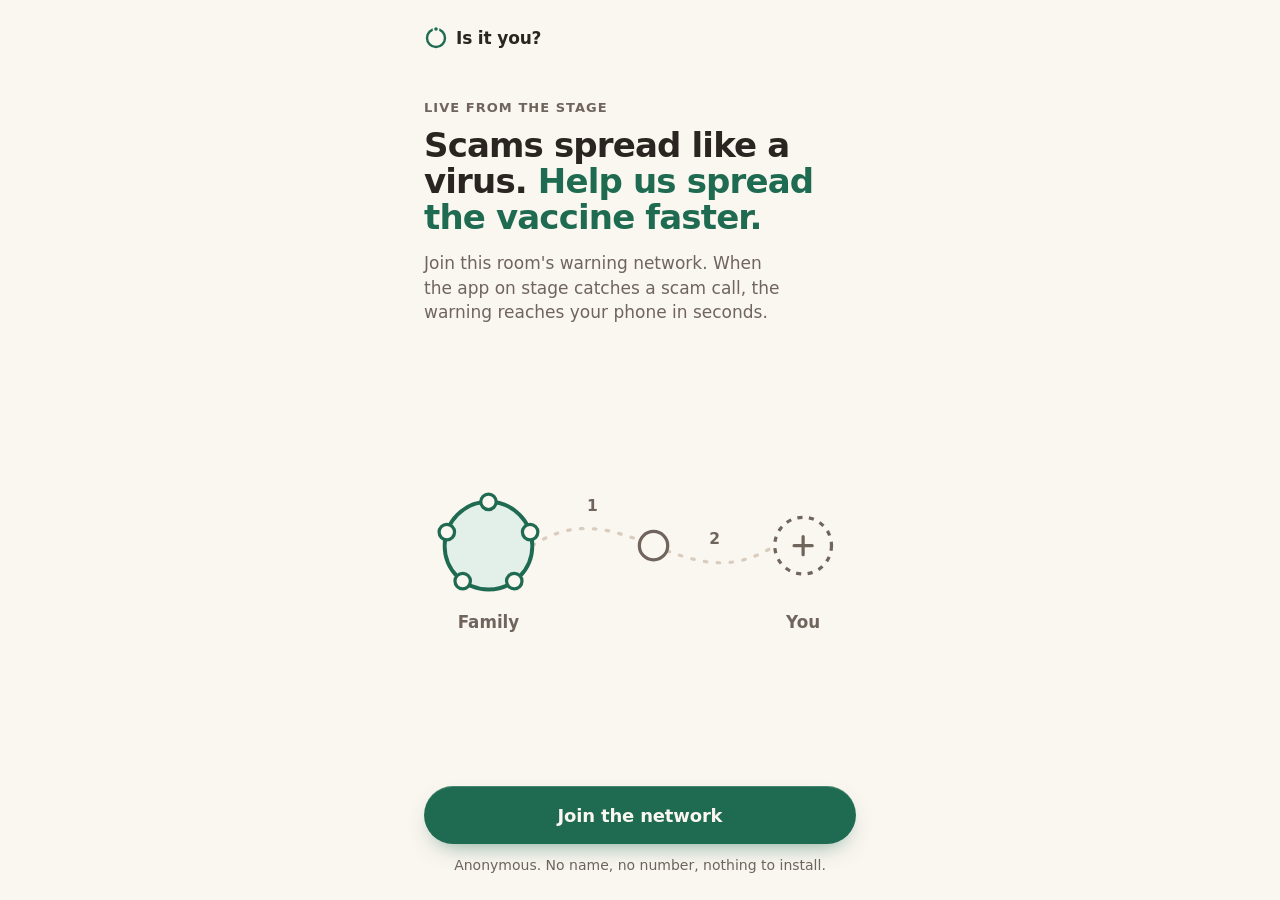
<file: index.html>
<!doctype html>
<html lang="en">
  <head>
    <meta charset="utf-8" />
    <meta name="viewport" content="width=device-width, initial-scale=1" />
    <title>Is it you?</title>
    <!-- The QR may point at the site root: forward phones to the audience page, keeping ?code and ?lang. -->
    <!-- Guarded so a host that serves this file for unknown paths (SPA fallback) can never loop. -->
    <script>if (!location.pathname.includes("/join/")) location.replace("./join/" + location.search);</script>
  </head>
  <body></body>
</html>
</file>
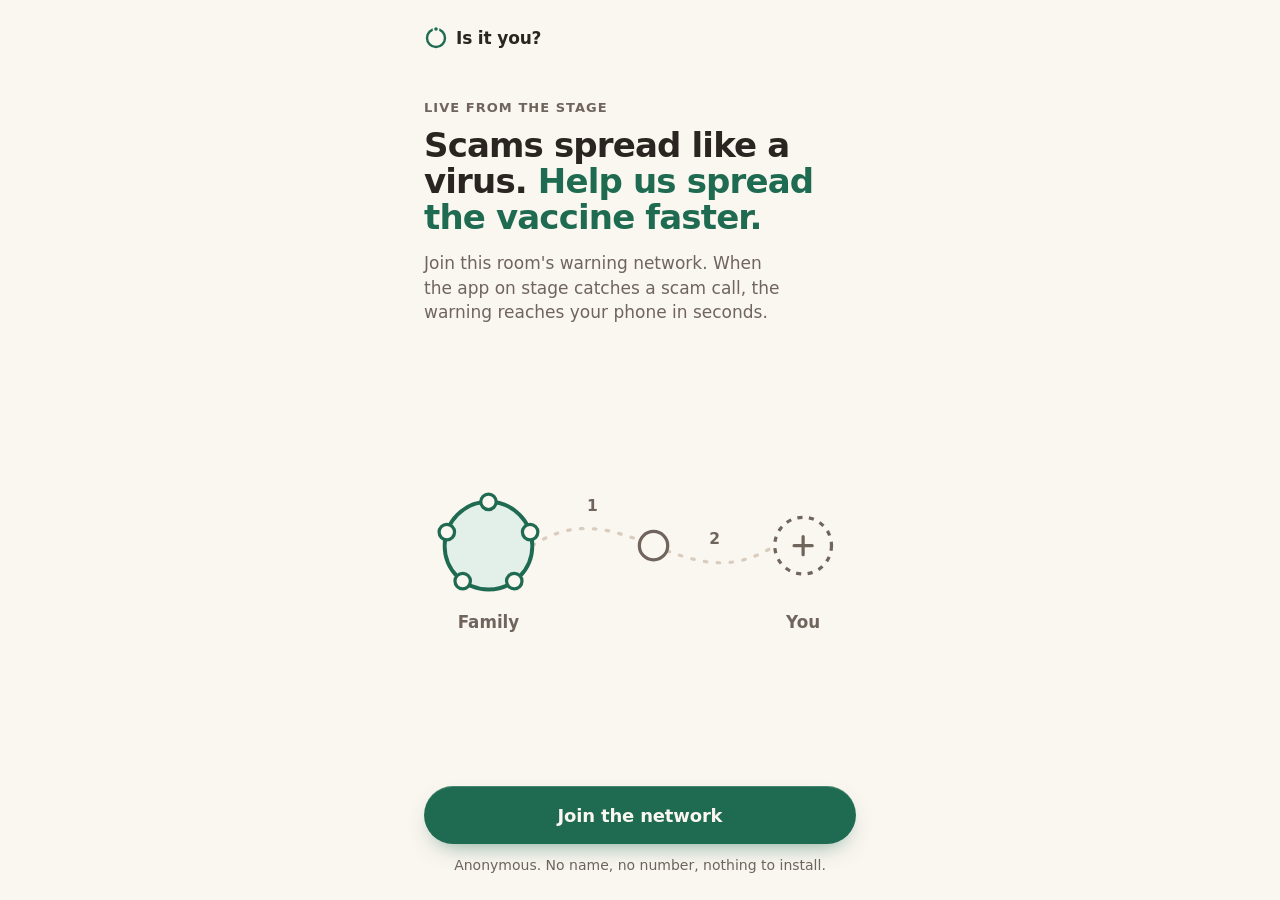
<file: join/index.html>
<!doctype html>
<html lang="en">
  <head>
    <meta charset="utf-8" />
    <meta name="viewport" content="width=device-width, initial-scale=1, viewport-fit=cover" />
    <meta name="theme-color" content="#FAF6F0" />
    <meta name="color-scheme" content="light" />
    <meta name="description" content="Join the room's scam warning network, live from the stage." />
    <title>Is it you? · Join the network</title>
    <script type="module" crossorigin src="../assets/join-DvcPg96R.js"></script>
    <link rel="modulepreload" crossorigin href="../assets/defineProperty-DBdBgfZs.js">
    <link rel="modulepreload" crossorigin href="../assets/lang-DvSpXWQo.js">
    <link rel="stylesheet" crossorigin href="../assets/join-JPyosGN3.css">
  </head>
  <body data-state="intro">
    <main class="app" id="app">
      <header class="top">
        <span class="mark" aria-hidden="true"><svg viewBox="0 0 24 24"><circle cx="12" cy="12" r="9" /><circle cx="12" cy="3" r="2.6" /></svg></span>
        <span class="wordmark">Is it you?</span>
        <span class="live" id="live" role="status" aria-live="polite" hidden><i></i><span id="live-text"></span></span>
      </header>

      <section class="copy">
        <p class="kicker" id="kicker"></p>
        <h1 id="title"></h1>
        <p class="lede" id="lede"></p>
      </section>

      <figure class="chain" aria-hidden="true">
        <svg id="chain" viewBox="0 0 335 200"></svg>
      </figure>

      <section class="vote" id="vote" aria-labelledby="vote-title" hidden>
        <p class="kicker" data-t="voteKicker"></p>
        <h2 id="vote-title" data-t="voteTitle"></h2>
        <div class="vote-clock" role="timer"><span class="vote-track"><i id="vote-bar"></i></span><span id="vote-left"></span></div>
        <div class="picks">
          <button class="pick" id="pick-a" type="button" aria-pressed="false"><span class="pick-letter" aria-hidden="true">A</span><span class="pick-tag"><svg viewBox="0 0 20 20" aria-hidden="true"><path d="M5.5 10.4l3 3L14.8 7" /></svg><span data-t="yourVote"></span></span></button>
          <button class="pick" id="pick-b" type="button" aria-pressed="false"><span class="pick-letter" aria-hidden="true">B</span><span class="pick-tag"><svg viewBox="0 0 20 20" aria-hidden="true"><path d="M5.5 10.4l3 3L14.8 7" /></svg><span data-t="yourVote"></span></span></button>
        </div>
        <p class="vote-status" id="vote-status" aria-live="polite"></p>
      </section>

      <footer class="action">
        <button class="join" id="join" type="button">
          <span class="spinner" aria-hidden="true"></span>
          <span class="join-label" id="join-label"></span>
        </button>
        <p class="note" id="note" aria-live="polite"></p>
        <button class="retry" id="retry" type="button" hidden></button>
        <p class="next"><svg viewBox="0 0 20 20" aria-hidden="true"><path d="M7 1.5h6L18.5 7v6L13 18.5H7L1.5 13V7z" /><path class="bang" d="M10 5.6v5.4" /><circle cx="10" cy="14.2" r="1.3" /></svg><span data-t="next"></span></p>
      </footer>
    </main>

    <section class="alarm" id="alarm" role="alertdialog" aria-modal="true" aria-labelledby="alarm-title" aria-describedby="alarm-message" hidden>
      <div class="alarm-fill"></div>
      <div class="alarm-waves" aria-hidden="true"><i></i><i></i><i></i></div>
      <div class="alarm-body">
        <svg class="octagon" viewBox="0 0 64 64" aria-hidden="true">
          <path d="M22.3 4h19.4L60 22.3v19.4L41.7 60H22.3L4 41.7V22.3z" />
          <path class="bang" d="M32 17v20" /><circle class="dot" cx="32" cy="46" r="3.4" />
        </svg>
        <p class="alarm-kicker" data-t="alarmKicker"></p>
        <h2 id="alarm-title"></h2>
        <p class="alarm-message" id="alarm-message"></p>
        <p class="alarm-meta" id="alarm-meta"></p>
        <p class="vaccine"><svg viewBox="0 0 20 20" aria-hidden="true"><circle cx="10" cy="10" r="8" /><path d="M6 10.4l2.6 2.6L14.2 7.4" /></svg><span data-t="vaccinated"></span></p>
        <button class="dismiss" id="dismiss" type="button" data-t="gotIt"></button>
      </div>
    </section>

  </body>
</html>
</file>
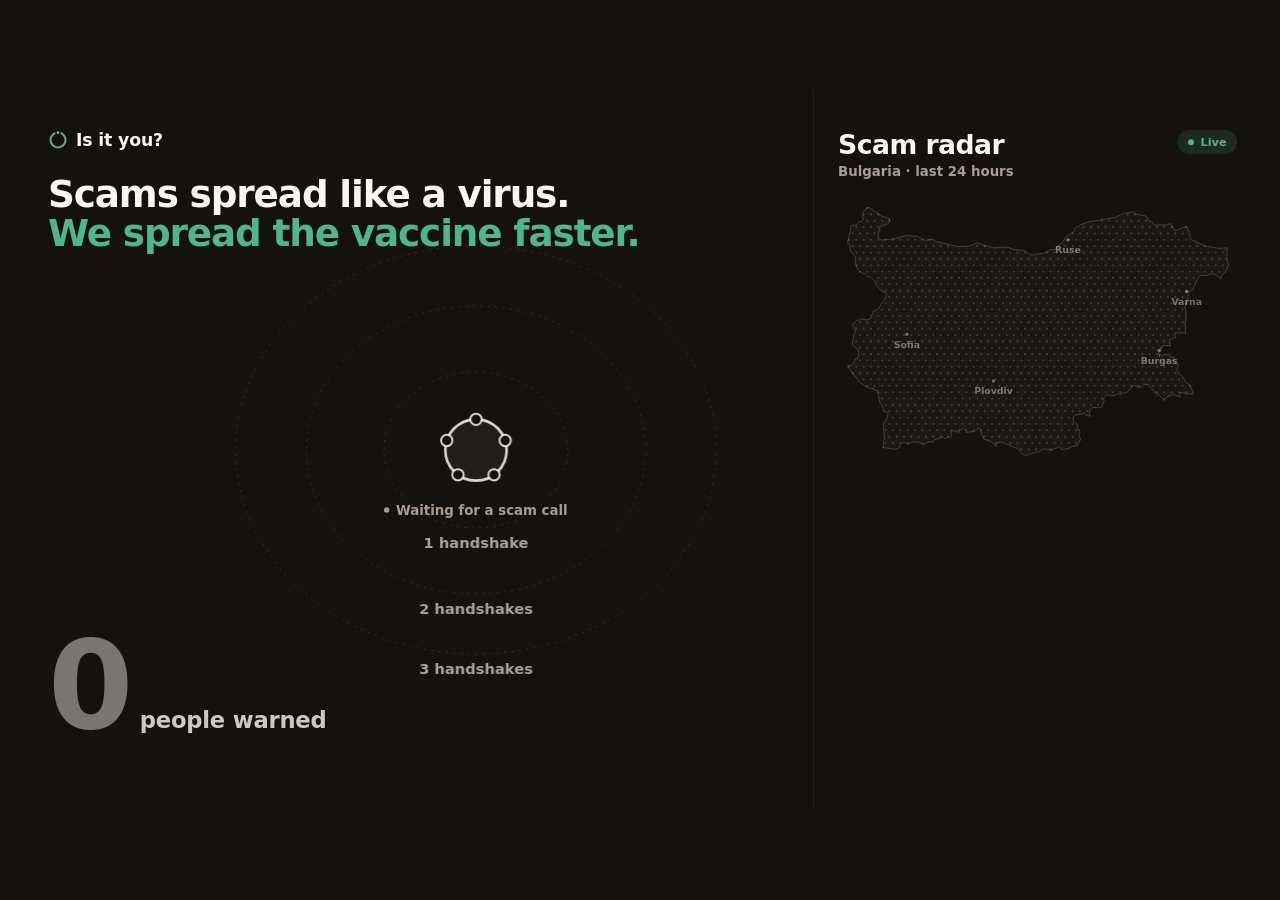
<file: stage/index.html>
<!doctype html>
<html lang="en">
  <head>
    <meta charset="utf-8" />
    <meta name="viewport" content="width=device-width, initial-scale=1" />
    <meta name="color-scheme" content="dark" />
    <title>Is it you? · Live</title>
    <script type="module" crossorigin src="../assets/stage-CAXlEk1h.js"></script>
    <link rel="modulepreload" crossorigin href="../assets/defineProperty-DBdBgfZs.js">
    <link rel="modulepreload" crossorigin href="../assets/lang-DvSpXWQo.js">
    <link rel="modulepreload" crossorigin href="../assets/bulgaria-CKw5KFGi.js">
    <link rel="stylesheet" crossorigin href="../assets/stage-uPLGNRmm.css">
  </head>
  <body>
    <div class="stage" id="stage">
      <section class="spread" aria-label="The warning spreading through the room">
        <canvas id="net" aria-hidden="true"></canvas>
        <header class="brand">
          <svg viewBox="0 0 24 24" aria-hidden="true"><circle cx="12" cy="12" r="9" /><circle cx="12" cy="3" r="2.6" /></svg>
          <span>Is it you?</span>
        </header>
        <h1 class="headline"><span data-t="headA"></span> <em data-t="headB"></em></h1>
        <p class="waiting" id="waiting" data-t="waiting"></p>
        <div class="tally">
          <div class="focus" id="focus" hidden>
            <p class="focus-kicker" id="focus-kicker"></p>
            <p class="focus-title" id="focus-title"></p>
          </div>
          <p class="count" aria-live="polite"><span class="num" id="count">0</span> <span class="unit" id="unit"></span></p>
          <p class="sub" id="sub"></p>
        </div>
      </section>

      <aside class="radar" aria-label="Scam radar">
        <header class="radar-head">
          <div>
            <h2 data-t="radarTitle"></h2>
            <p data-t="radarSub"></p>
          </div>
          <span class="live" id="live"><i></i><span id="live-text"></span></span>
        </header>
        <svg class="map" id="map" role="img" aria-label="Map of Bulgaria with scam alerts by town"></svg>
        <p class="stats" id="stats"></p>
        <ol class="stories" id="stories"></ol>
      </aside>
    </div>
  </body>
</html>
</file>
<file: assets/join-JPyosGN3.css>
:root{--cream:#faf6f0;--paper:#f1ebe2;--line:#eae1d4;--ink:#2b2522;--ink-2:#6f655d;--pine:#1f6b52;--pine-tint:#e3efe9;--brick:#b23f2b;--brick-deep:#8e2f1f;--honey:#d9a441;--blue:#2c5c8f;--stage:#15110f;--stage-2:#1e1815;--stage-line:#faf6f017;--stage-text-2:#a89c92;--pine-light:#4fb58c;--pine-glow:#9be3c4;--brick-light:#e2634a;--round:ui-rounded, "SF Pro Rounded", "SF Compact Rounded", -apple-system, BlinkMacSystemFont, "Segoe UI", Roboto, system-ui, sans-serif;--out:cubic-bezier(.22, 1, .36, 1);--in:cubic-bezier(.55, 0, .75, .06);--spring:linear(0, .036, .111, .211, .326, .445, .561, .668, .765, .848, .924, .977, 1.018, 1.047, 1.066, 1.077, 1.08, 1.079, 1.074, 1.067, 1.058, 1.049, 1.039, 1.03, 1.022, 1.015, 1.009, 1.004, 1, .997, .995, .994, .995, .996, .997, 1)}*,:before,:after{box-sizing:border-box}html{-webkit-text-size-adjust:100%;-moz-text-size-adjust:100%;text-size-adjust:100%}body{font-family:var(--round);-webkit-font-smoothing:antialiased;-moz-osx-font-smoothing:grayscale;margin:0}h1,h2,h3,p{margin:0}button{font:inherit;color:inherit}[hidden]{display:none!important}.sr-only{clip:rect(0 0 0 0);white-space:nowrap;width:1px;height:1px;position:absolute;overflow:hidden}html,body{background:var(--cream);color:var(--ink)}body{overscroll-behavior:none;min-height:100dvh}.app{max-width:480px;min-height:100dvh;padding:max(16px, env(safe-area-inset-top)) 24px max(24px, env(safe-area-inset-bottom));flex-direction:column;margin:0 auto;display:flex}.top{align-items:center;gap:8px;min-height:44px;display:flex}.mark svg{fill:none;width:24px;height:24px;stroke:var(--pine);stroke-width:2.4px;display:block}.mark svg circle:last-child{fill:var(--pine);stroke:var(--cream);stroke-width:1.6px}.wordmark{letter-spacing:-.01em;font-size:17px;font-weight:700}.live{background:var(--pine-tint);color:var(--pine);border-radius:999px;align-items:center;gap:8px;margin-left:auto;padding:6px 12px;font-size:13px;font-weight:600;display:inline-flex}.live i{background:currentColor;border-radius:50%;width:8px;height:8px;position:relative}.live i:after{content:"";animation:beacon 2.4s var(--out) infinite;background:currentColor;border-radius:50%;position:absolute;top:0;bottom:0;left:0;right:0}.live[data-mode=reconnecting]{color:#8a6417;background:#f6ebd3}@keyframes beacon{0%{opacity:.55;transform:scale(1)}70%,to{opacity:0;transform:scale(3)}}.chain{flex:auto;align-items:center;min-height:150px;margin:0;padding:4px 0 12px;display:flex}.chain svg{width:100%;height:auto;overflow:visible}.chain .link{fill:none;stroke:#d8cdbe;stroke-width:2.5px;stroke-linecap:round;stroke-dasharray:2 8}.chain .family-ring{fill:var(--pine-tint);stroke:var(--pine);stroke-width:3px}.chain .member{fill:var(--cream);stroke:var(--pine);stroke-width:2.5px}.chain .hop{fill:var(--cream);stroke:var(--ink-2);stroke-width:2.5px}.chain .you{fill:var(--cream);stroke:var(--ink-2);stroke-width:2.5px;stroke-dasharray:4 5}.chain .plus{stroke:var(--ink-2);stroke-width:2.5px;stroke-linecap:round}.chain .label{font:600 13px var(--round);fill:var(--ink-2);text-anchor:middle}.chain .count{font:700 12px var(--round);fill:var(--ink-2);text-anchor:middle}.chain .pulse,.chain .halo{display:none}body[data-state=joined] .chain .link{stroke:var(--pine);stroke-dasharray:none;stroke-dashoffset:0}body[data-state=joined] .chain .hop{stroke:var(--pine)}body[data-state=joined] .chain .you{fill:var(--pine);stroke:var(--pine);stroke-dasharray:none}body[data-state=joined] .chain .plus{display:none}body[data-state=joined] .chain .label.you-label,body[data-state=joined] .chain .count{fill:var(--pine)}body[data-state=joined] .chain .halo{fill:var(--pine);transform-box:fill-box;transform-origin:50%;animation:halo 2.8s var(--out) infinite;display:block}body[data-state=joined] .chain .pulse{fill:none;stroke:var(--pine-tint);stroke-width:4px;stroke-linecap:round;stroke-dasharray:10 2000;animation:3.6s cubic-bezier(.45,0,.2,1) infinite travel;display:block}@keyframes halo{0%{opacity:.35;transform:scale(1)}70%,to{opacity:0;transform:scale(1.9)}}@keyframes travel{0%{stroke-dashoffset:10px}60%,to{stroke-dashoffset:calc(var(--len) * -1)}}body.just-joined .chain .link{animation:draw .76s var(--out) both;stroke-dasharray:var(--len)}body.just-joined .chain .you,body.just-joined .chain .you-label{animation:land .56s var(--spring) .52s both;transform-box:fill-box;transform-origin:50%}@keyframes draw{0%{stroke-dashoffset:var(--len)}to{stroke-dashoffset:0}}@keyframes land{0%{opacity:0;transform:scale(.3)}}.copy{padding:40px 0 8px}.kicker{letter-spacing:.08em;text-transform:uppercase;color:var(--ink-2);margin-bottom:12px;font-size:13px;font-weight:700}body[data-state=joined] .kicker{color:var(--pine)}h1{letter-spacing:-.025em;text-wrap:balance;font-size:clamp(30px,8.6vw,40px);font-weight:750;line-height:1.06}h1.long{font-size:clamp(26px,7.5vw,34px)}h1 em{color:var(--pine);font-style:normal}.lede{color:var(--ink-2);text-wrap:pretty;max-width:34ch;margin-top:16px;font-size:17px;line-height:1.45}.copy>*{animation:rise .52s var(--out) both}.copy>:nth-child(2){animation-delay:60ms}.copy>:nth-child(3){animation-delay:.12s}@keyframes rise{0%{opacity:0;transform:translateY(10px)}}.action{gap:12px;display:grid}body[data-state=joined] .action .join{display:none}.join{cursor:pointer;background:var(--pine);width:100%;min-height:58px;color:var(--cream);letter-spacing:-.01em;transition:transform .16s var(--out), background-color .16s var(--out), box-shadow .16s var(--out);-webkit-tap-highlight-color:transparent;border:0;border-radius:29px;justify-content:center;align-items:center;gap:12px;font-size:18px;font-weight:650;display:flex;position:relative;box-shadow:inset 0 1px #ffffff2e,0 10px 24px -12px #1f6b52b3}@media (hover:hover){.join:hover:not(:disabled){background:#195a45}}.join:active:not(:disabled){transform:scale(.975);box-shadow:inset 0 1px #ffffff2e,0 4px 12px -8px #1f6b52b3}.join:focus-visible{outline:3px solid var(--honey);outline-offset:3px}.retry:focus-visible{outline:3px solid var(--honey);outline-offset:3px}.dismiss:focus-visible{outline:3px solid var(--honey);outline-offset:3px}.join:disabled{cursor:progress;background:#2e7a61}.spinner{border:2.5px solid #faf6f059;border-top-color:var(--cream);border-radius:50%;width:20px;height:20px;animation:.8s linear infinite spin;display:none}.join[aria-busy=true] .spinner{display:block}@keyframes spin{to{transform:rotate(360deg)}}.note{min-height:20px;color:var(--ink-2);text-align:center;font-size:14px;line-height:1.4}.note[data-tone=wait]{color:#8a6417}.retry{cursor:pointer;border:2px solid var(--line);min-height:44px;color:var(--ink);background:0 0;border-radius:22px;justify-self:center;padding:0 20px;font-size:15px;font-weight:650}@media (hover:hover){.retry:hover{border-color:#d8cdbe}}.next{background:var(--paper);color:var(--ink);border-radius:18px;align-items:center;gap:12px;padding:14px 16px;font-size:15px;font-weight:600;line-height:1.35;display:none}body[data-state=joined] .next{animation:rise .52s var(--out) .7s both;display:flex}.next svg{fill:none;width:24px;height:24px;stroke:var(--brick);stroke-width:1.8px;stroke-linejoin:round;flex:none}.next svg .bang{stroke-linecap:round;stroke-width:2px}.next svg circle{fill:var(--brick);stroke:none}body[data-vote=open] :-webkit-any(.copy,.chain,.action){display:none}body[data-vote=open] :is(.copy,.chain,.action){display:none}.vote{animation:rise .42s var(--out) both;flex-direction:column;flex:auto;padding-top:28px;display:flex}.vote h2{letter-spacing:-.025em;text-wrap:balance;font-size:clamp(30px,8.6vw,40px);font-weight:750;line-height:1.06}.vote-clock{align-items:center;gap:12px;margin:16px 0 18px;display:flex}.vote-track{background:var(--line);border-radius:3px;flex:1;height:6px;overflow:hidden}.vote-track i{background:var(--ink);transform-origin:0;height:100%;transition:transform .2s linear;display:block}#vote-left{text-align:right;font-variant-numeric:tabular-nums;min-width:3em;font-size:17px;font-weight:700}.picks{flex:auto;grid-template-rows:1fr 1fr;gap:14px;min-height:300px;display:grid}.pick{--c:var(--brick);--shadow:#8e2f1fbf;cursor:pointer;color:var(--cream);background:var(--c);box-shadow:0 1px 0 #ffffff29 inset, 0 14px 28px -18px var(--shadow);transition:transform .16s var(--out), opacity .22s var(--out), filter .22s var(--out), box-shadow .22s var(--out);touch-action:manipulation;-webkit-tap-highlight-color:transparent;-webkit-user-select:none;user-select:none;border:0;border-radius:28px;justify-content:center;align-items:center;display:flex;position:relative}#pick-b{--c:var(--blue);--shadow:#1e4066bf}.pick:active{transform:scale(.97)}.pick:focus-visible{outline:3px solid var(--honey);outline-offset:3px}.pick-letter{letter-spacing:-.04em;font-size:clamp(88px,28vw,128px);font-weight:800;line-height:1}.pick-tag{background:var(--cream);color:var(--c);border-radius:999px;align-items:center;gap:6px;padding:6px 12px 6px 8px;font-size:14px;font-weight:700;display:none;position:absolute;top:14px;right:14px}.pick-tag svg{fill:none;stroke:currentColor;stroke-width:2.6px;stroke-linecap:round;stroke-linejoin:round;width:18px;height:18px}.pick[aria-pressed=true]{box-shadow:0 0 0 4px var(--cream), 0 0 0 8px var(--c), 0 18px 32px -18px var(--shadow)}.pick[aria-pressed=true] .pick-tag{animation:land .42s var(--spring) both;display:inline-flex}.vote[data-pending] .pick[aria-pressed=true] .pick-tag{opacity:.7}.vote:-webkit-any([data-choice=A],[data-choice=B]) .pick[aria-pressed=false]{opacity:.4;filter:saturate(.55)}.vote:is([data-choice=A],[data-choice=B]) .pick[aria-pressed=false]{opacity:.4;filter:saturate(.55)}.vote-status{text-align:center;min-height:44px;color:var(--ink-2);text-wrap:balance;padding-top:14px;font-size:15px;line-height:1.4}.vote-status[data-tone=done]{color:var(--ink);font-weight:650}.vote-status[data-tone=wait]{color:#8a6417;font-weight:600}.alarm{z-index:10;color:var(--cream);position:fixed;top:0;bottom:0;left:0;right:0;overflow:hidden}.alarm-fill{background:var(--brick);position:absolute;top:0;bottom:0;left:0;right:0}.alarm-waves{left:50%;top:var(--wave-y,30%);width:0;height:0;position:absolute}.alarm-waves i{opacity:0;border:3px solid #faf6f08c;border-radius:50%;width:120px;height:120px;position:absolute;top:-60px;left:-60px}.alarm-body{max-width:480px;min-height:100%;padding:max(32px, calc(env(safe-area-inset-top) + 20px)) 24px max(24px, env(safe-area-inset-bottom));flex-direction:column;align-items:flex-start;margin:0 auto;display:flex;position:relative}.octagon{fill:none;width:72px;height:72px;stroke:var(--cream);stroke-width:4px;stroke-linejoin:round;stroke-linecap:round;align-self:center;margin:auto 0 28px}.octagon .dot{fill:var(--cream);stroke:none}.alarm-kicker{letter-spacing:.1em;text-transform:uppercase;opacity:.88;font-size:14px;font-weight:700}.alarm h2{letter-spacing:-.03em;text-wrap:balance;margin-top:10px;font-size:clamp(38px,12vw,56px);font-weight:800;line-height:1.02}.alarm-message{text-wrap:pretty;max-width:32ch;margin-top:18px;font-size:19px;line-height:1.45}.alarm-meta{opacity:.82;margin-top:14px;margin-bottom:40px;font-size:14px;font-weight:600}.vaccine{background:var(--cream);width:100%;color:var(--pine);border-radius:18px;align-items:center;gap:10px;margin-top:auto;padding:14px 16px;font-size:15px;font-weight:650;line-height:1.35;display:flex}.vaccine svg{width:24px;height:24px;fill:var(--pine);flex:none}.vaccine svg path{fill:none;stroke:var(--cream);stroke-width:2.2px;stroke-linecap:round;stroke-linejoin:round}.dismiss{cursor:pointer;width:100%;min-height:52px;color:var(--cream);background:0 0;border:2px solid #faf6f080;border-radius:26px;margin-top:12px;font-size:17px;font-weight:650}@media (hover:hover){.dismiss:hover{background:#faf6f01a}}.dismiss:active{transform:scale(.98)}.alarm.hit .alarm-fill{animation:burst .46s var(--out) both}.alarm.hit .alarm-body{animation:.52s cubic-bezier(.36,.07,.19,.97) .12s both jolt}.alarm.hit .alarm-waves i{animation:ripple 1.1s var(--out) both}.alarm.hit .alarm-waves i:nth-child(2){animation-delay:.14s}.alarm.hit .alarm-waves i:nth-child(3){animation-delay:.28s}.alarm.hit .octagon{animation:slam .62s var(--spring) 60ms both, heartbeat 1.8s var(--out) 1.6s infinite}.alarm.hit .alarm-body>:not(.octagon){animation:rise .48s var(--out) both}.alarm.hit .alarm-kicker{animation-delay:.2s!important}.alarm.hit h2{animation-delay:.25s!important}.alarm.hit .alarm-message{animation-delay:.31s!important}.alarm.hit .alarm-meta{animation-delay:.36s!important}.alarm.hit .vaccine{animation-duration:.56s!important;animation-delay:.9s!important}.alarm.hit .dismiss{animation-delay:1s!important}@keyframes burst{0%{clip-path:circle(0% at 50% var(--wave-y,30%))}to{clip-path:circle(150% at 50% var(--wave-y,30%))}}@keyframes jolt{0%,to{transform:translate(0,0)}15%{transform:translate(-12px)}30%{transform:translate(10px)}45%{transform:translate(-7px)}60%{transform:translate(4px)}75%{transform:translate(-2px)}}@keyframes ripple{0%{opacity:.9;transform:scale(.4)}to{opacity:0;transform:scale(6)}}@keyframes slam{0%{opacity:0;transform:scale(2.2)}30%{opacity:1}}@keyframes heartbeat{0%,to{transform:scale(1)}12%{transform:scale(1.08)}24%{transform:scale(1)}36%{transform:scale(1.05)}}.alarm.leaving{animation:leave .22s var(--in) both}@keyframes leave{to{opacity:0;transform:scale(.98)}}@media (prefers-reduced-motion:reduce){*,:before,:after{transition-duration:1ms!important;animation-duration:1ms!important;animation-iteration-count:1!important;animation-delay:0s!important}.alarm.hit{animation:.24s ease-out both fade!important}.alarm.hit .alarm-waves{display:none}@keyframes fade{0%{opacity:0}}}
</file>
<file: assets/stage-uPLGNRmm.css>
:root{--cream:#faf6f0;--paper:#f1ebe2;--line:#eae1d4;--ink:#2b2522;--ink-2:#6f655d;--pine:#1f6b52;--pine-tint:#e3efe9;--brick:#b23f2b;--brick-deep:#8e2f1f;--honey:#d9a441;--blue:#2c5c8f;--stage:#15110f;--stage-2:#1e1815;--stage-line:#faf6f017;--stage-text-2:#a89c92;--pine-light:#4fb58c;--pine-glow:#9be3c4;--brick-light:#e2634a;--round:ui-rounded, "SF Pro Rounded", "SF Compact Rounded", -apple-system, BlinkMacSystemFont, "Segoe UI", Roboto, system-ui, sans-serif;--out:cubic-bezier(.22, 1, .36, 1);--in:cubic-bezier(.55, 0, .75, .06);--spring:linear(0, .036, .111, .211, .326, .445, .561, .668, .765, .848, .924, .977, 1.018, 1.047, 1.066, 1.077, 1.08, 1.079, 1.074, 1.067, 1.058, 1.049, 1.039, 1.03, 1.022, 1.015, 1.009, 1.004, 1, .997, .995, .994, .995, .996, .997, 1)}*,:before,:after{box-sizing:border-box}html{-webkit-text-size-adjust:100%;-moz-text-size-adjust:100%;text-size-adjust:100%}body{font-family:var(--round);-webkit-font-smoothing:antialiased;-moz-osx-font-smoothing:grayscale;margin:0}h1,h2,h3,p{margin:0}button{font:inherit;color:inherit}[hidden]{display:none!important}.sr-only{clip:rect(0 0 0 0);white-space:nowrap;width:1px;height:1px;position:absolute;overflow:hidden}html,body{background:var(--stage);height:100%;color:var(--cream);overflow:hidden}.stage{transform-origin:0 0;width:1920px;height:1080px;position:absolute;top:50%;left:50%}.spread{position:absolute;top:0;bottom:0;left:0;right:700px}#net{width:100%;height:100%;position:absolute;top:0;bottom:0;left:0;right:0}.brand{letter-spacing:-.01em;align-items:center;gap:12px;font-size:26px;font-weight:700;display:flex;position:absolute;top:60px;left:72px}.brand svg{fill:none;width:30px;height:30px;stroke:var(--pine-light);stroke-width:2.4px}.brand svg circle:last-child{fill:var(--pine-light);stroke:var(--stage);stroke-width:1.6px}.headline{letter-spacing:-.03em;font-size:56px;font-weight:750;line-height:1.04;position:absolute;top:128px;left:72px}.headline span,.headline em{display:block}.headline em{color:var(--pine-light);font-style:normal}.waiting{text-align:center;width:400px;color:var(--stage-text-2);transition:opacity .3s var(--out);font-size:20px;font-weight:600;position:absolute;top:calc(50% + 78px);left:calc(58.5% - 200px)}.waiting:before{content:"";background:var(--stage-text-2);vertical-align:3px;border-radius:50%;width:8px;height:8px;margin-right:10px;animation:2s ease-in-out infinite blink;display:inline-block}@keyframes blink{50%{opacity:.25}}body.active .waiting{opacity:0}.tally{position:absolute;bottom:64px;left:72px}.focus-kicker{letter-spacing:.08em;text-transform:uppercase;color:var(--brick-light);font-size:20px;font-weight:700}.focus-title{letter-spacing:-.02em;margin-top:6px;font-size:40px;font-weight:750}.focus.enter>*{animation:rise .56s var(--out) both}.focus.enter>:nth-child(2){animation-delay:70ms}.count{align-items:baseline;gap:18px;margin-top:14px;display:flex}.num{letter-spacing:-.045em;color:var(--pine-light);font-variant-numeric:tabular-nums;font-size:184px;font-weight:800;line-height:.86}body:not(.active) .num{color:#faf6f070}.unit{letter-spacing:-.01em;font-size:34px;font-weight:700}body:not(.active) .unit{color:#faf6f0cc}.sub{min-height:30px;color:var(--stage-text-2);margin-top:14px;font-size:22px;font-weight:600}@keyframes rise{0%{opacity:0;transform:translateY(14px)}}.radar{border-left:1px solid var(--stage-line);flex-direction:column;width:700px;padding:60px 64px 64px 36px;display:flex;position:absolute;top:0;bottom:0;right:0}.radar-head{justify-content:space-between;align-items:flex-start;display:flex}.radar-head h2{letter-spacing:-.02em;font-size:40px;font-weight:750;line-height:1.1}.radar-head p{color:var(--stage-text-2);margin-top:6px;font-size:20px;font-weight:600}.live{color:var(--pine-light);background:#4fb58c24;border-radius:999px;align-items:center;gap:10px;padding:8px 16px;font-size:17px;font-weight:700;display:inline-flex}.live i{background:currentColor;border-radius:50%;width:9px;height:9px;animation:2s ease-in-out infinite blink}.live.down{color:var(--honey);background:#d9a44129}.map{margin-top:28px;display:block;overflow:visible}.map .outline{fill:#faf6f006;stroke:#faf6f03d;stroke-width:1.25px;stroke-linejoin:round}.map .field{fill:none;stroke:#faf6f02b;stroke-width:3.2px;stroke-linecap:round}.map .heat circle{fill:var(--brick-light)}.map .landmarks circle{fill:#faf6f066}.map .landmarks text{font:600 14px var(--round);fill:#faf6f06b;text-anchor:middle}.map .core{fill:var(--brick-light);stroke:var(--stage);stroke-width:2.5px}.map .echo,.map .ripple{fill:none;stroke:var(--brick-light);transform-box:fill-box;transform-origin:50%}.map .echo{stroke-width:1.5px;opacity:0;animation:echo 4s var(--out) var(--delay) infinite}.map .ripple{stroke-width:2.5px;animation:ripple 1.8s var(--out) both}.map .ripple.r2{animation-delay:.28s}.map .ripple.r3{animation-delay:.56s}.map .fresh .core{animation:pop .62s var(--spring) both;transform-box:fill-box;transform-origin:50%}.map .town{font:650 16px var(--round);fill:var(--cream);paint-order:stroke;stroke:var(--stage);stroke-width:4px;stroke-linejoin:round}.map .town tspan{fill:var(--brick-light)}.map .callout rect{fill:var(--cream)}.map .callout .leader{stroke:#faf6f0b3;stroke-width:1.5px;fill:none}.map .callout .c-label{font:750 19px var(--round);fill:var(--ink)}.map .callout .c-meta{font:600 15px var(--round);fill:var(--ink-2)}.map .callout.enter{animation:callout .56s var(--out) .35s both}@keyframes echo{0%{opacity:.55;transform:scale(1)}60%,to{opacity:0;transform:scale(3.4)}}@keyframes ripple{0%{opacity:.9;transform:scale(1)}to{opacity:0;transform:scale(9)}}@keyframes pop{0%{transform:scale(0)}}@keyframes callout{0%{opacity:0;transform:translateY(8px)}}.stats{color:var(--stage-text-2);margin-top:18px;font-size:24px;font-weight:600}.stats b{color:var(--cream);font-variant-numeric:tabular-nums;font-weight:750}.stories{margin:20px 0 0;padding:0;list-style:none;display:grid}.stories li{border-top:1px solid var(--stage-line);grid-template-columns:14px 1fr auto;align-items:baseline;column-gap:18px;padding:16px 0;display:grid}.stories li:before{content:"";background:var(--brick-light);border-radius:50%;width:12px;height:12px;transform:translateY(-2px)}.stories .label{letter-spacing:-.01em;white-space:nowrap;text-overflow:ellipsis;font-size:24px;font-weight:700;overflow:hidden}.stories .meta{color:var(--stage-text-2);grid-column:2;margin-top:4px;font-size:18px;font-weight:600}.stories .ago{color:var(--stage-text-2);font-variant-numeric:tabular-nums;grid-area:1/3;font-size:18px;font-weight:600}.stories li.enter{animation:rise .52s var(--out) both}.stories li.enter .ago{color:var(--honey)}.stories .empty{color:var(--stage-text-2);font-size:20px;display:block}.stories .empty:before{display:none}@media (prefers-reduced-motion:reduce){*,:before,:after{animation-duration:1ms!important;animation-iteration-count:1!important;animation-delay:0s!important}}
</file>
